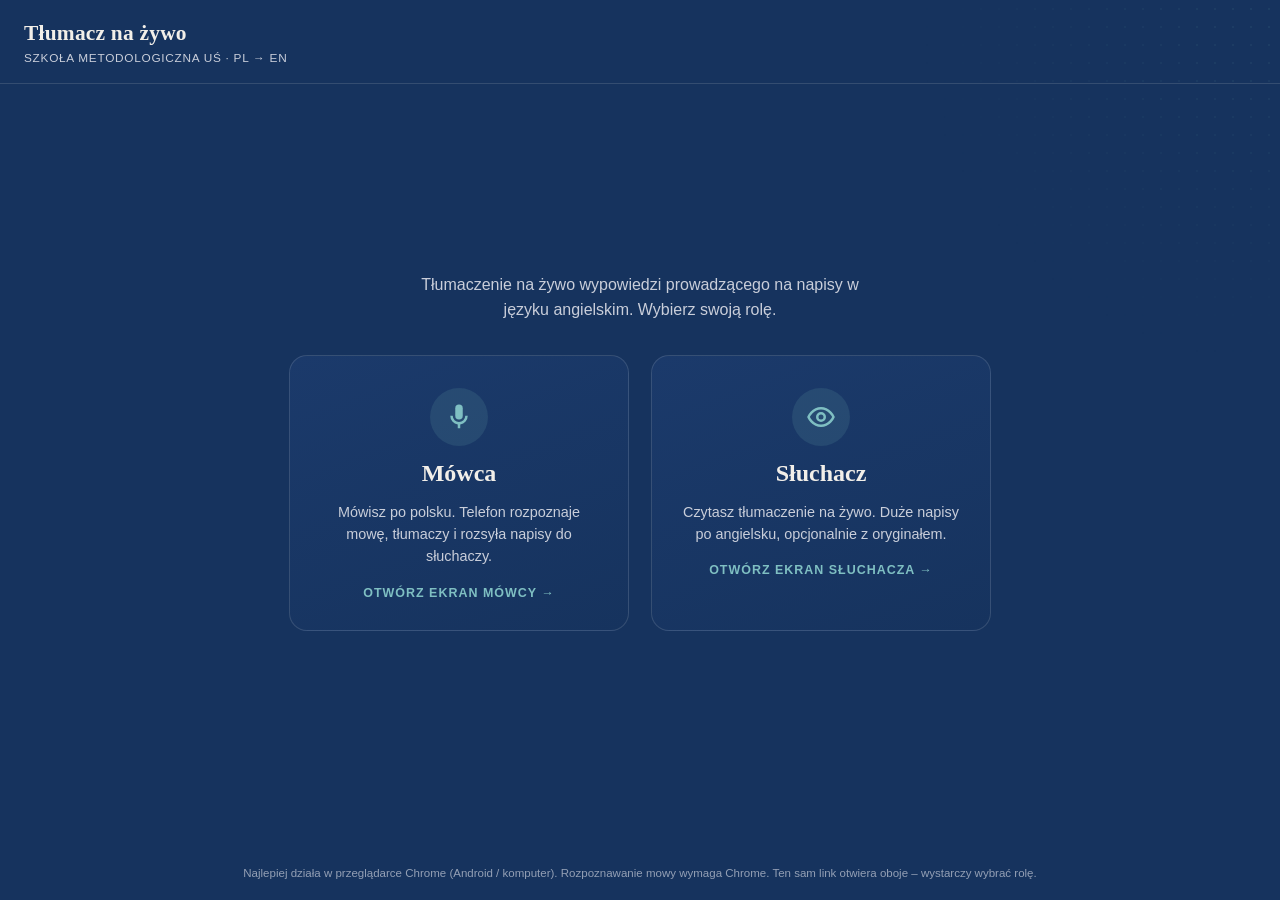
<file: index.html>
<!DOCTYPE html>
<html lang="pl">
<head>
<meta charset="UTF-8">
<meta name="viewport" content="width=device-width, initial-scale=1.0">
<title>Tłumacz na żywo – Szkoła Metodologiczna UŚ</title>
<link rel="stylesheet" href="css/style.css">
</head>
<body>
  <header>
    <div class="brand">
      <h1>Tłumacz na żywo</h1>
      <p>Szkoła Metodologiczna&nbsp;UŚ&nbsp;·&nbsp;PL → EN</p>
    </div>
  </header>

  <div class="role-wrap">
    <p class="lede">
      Tłumaczenie na żywo wypowiedzi prowadzącego na napisy w języku angielskim.
      Wybierz swoją rolę.
    </p>

    <div class="role-cards">
      <a class="role-card" href="speaker.html">
        <div class="icon">
          <svg viewBox="0 0 24 24" fill="currentColor"><path d="M12 14a3 3 0 0 0 3-3V5a3 3 0 0 0-6 0v6a3 3 0 0 0 3 3z"/><path d="M17 11a5 5 0 0 1-10 0H5a7 7 0 0 0 6 6.92V21h2v-3.08A7 7 0 0 0 19 11h-2z"/></svg>
        </div>
        <h2>Mówca</h2>
        <p>Mówisz po polsku. Telefon rozpoznaje mowę, tłumaczy i rozsyła napisy do słuchaczy.</p>
        <span class="cta">Otwórz ekran mówcy →</span>
      </a>

      <a class="role-card" href="listener.html">
        <div class="icon">
          <svg viewBox="0 0 24 24" fill="none" stroke="currentColor" stroke-width="2" stroke-linecap="round" stroke-linejoin="round"><path d="M2 12s3-7 10-7 10 7 10 7-3 7-10 7-10-7-10-7z"/><circle cx="12" cy="12" r="3"/></svg>
        </div>
        <h2>Słuchacz</h2>
        <p>Czytasz tłumaczenie na żywo. Duże napisy po angielsku, opcjonalnie z oryginałem.</p>
        <span class="cta">Otwórz ekran słuchacza →</span>
      </a>
    </div>

    <div id="configWarn"></div>
  </div>

  <p class="hint">
    Najlepiej działa w przeglądarce Chrome (Android / komputer). Rozpoznawanie mowy
    wymaga Chrome. Ten sam link otwiera oboje – wystarczy wybrać rolę.
  </p>

  <script src="js/config.js"></script>
  <script>
    // Dyskretne ostrzeżenie, jeśli klucze Supabase nie zostały jeszcze wklejone.
    (function () {
      var c = window.APP_CONFIG || {};
      var notSet = !c.SUPABASE_URL || c.SUPABASE_URL.indexOf('TWOJ_') === 0 ||
                   !c.SUPABASE_ANON_KEY || c.SUPABASE_ANON_KEY.indexOf('TWOJ_') === 0;
      if (notSet) {
        document.getElementById('configWarn').innerHTML =
          '<div class="config-warn">⚠ Klucze Supabase nie są jeszcze ustawione. ' +
          'Otwórz <b>js/config.js</b> i wklej <b>SUPABASE_URL</b> oraz ' +
          '<b>SUPABASE_ANON_KEY</b> z panelu Supabase. Bez nich tłumaczenie nie ' +
          'dotrze do słuchaczy.</div>';
      }
    })();
  </script>
</body>
</html>
</file>
<file: css/style.css>
/* =============================================================================
   Tłumacz na żywo – wspólny motyw Szkoły Metodologicznej UŚ
   Granat / krem / teal (sekcja 4 specyfikacji).
   ============================================================================= */

:root {
  --navy-deep: #16335E;
  --navy: #1B3A6B;
  --navy-soft: #24477E;
  --cream: #F2EFE9;
  --cream-dim: #C9CEDA;
  --teal: #6BA5A8;
  --teal-bright: #7FBFC2;
  --amber: #D8A24A;
  --line: rgba(242, 239, 233, 0.14);

  --green-ok: #6FBF8E;
  --red-off: #D77A6B;

  --serif: 'Georgia', 'Times New Roman', serif;
  --sans: 'Helvetica Neue', Arial, sans-serif;
}

* { margin: 0; padding: 0; box-sizing: border-box; }

html, body { height: 100%; }

body {
  font-family: var(--serif);
  background: var(--navy-deep);
  color: var(--cream);
  min-height: 100vh;
  display: flex;
  flex-direction: column;
  -webkit-font-smoothing: antialiased;
}

/* Dotted texture – nod to the school graphic (subtle, top-right) */
body::before {
  content: "";
  position: fixed;
  top: 0; right: 0;
  width: 40vw; height: 40vw;
  max-width: 380px; max-height: 380px;
  background-image: radial-gradient(var(--teal) 1.4px, transparent 1.5px);
  background-size: 18px 18px;
  opacity: 0.10;
  pointer-events: none;
  z-index: 0;
  -webkit-mask-image: radial-gradient(circle at top right, black 0%, transparent 70%);
  mask-image: radial-gradient(circle at top right, black 0%, transparent 70%);
}

/* keep content above the texture */
header, main, footer, .role-wrap { position: relative; z-index: 1; }

/* ---------- Header / brand ---------- */
header {
  padding: 22px 24px 18px;
  border-bottom: 1px solid var(--line);
  display: flex;
  align-items: flex-end;
  justify-content: space-between;
  gap: 16px;
  flex-wrap: wrap;
}
.brand h1 {
  font-size: 1.34rem;
  font-weight: 700;
  letter-spacing: 0.01em;
  line-height: 1.1;
}
.brand p {
  font-family: var(--sans);
  font-size: 0.74rem;
  letter-spacing: 0.06em;
  text-transform: uppercase;
  color: var(--cream-dim);
  margin-top: 5px;
}

/* ---------- Connection status dot (shared) ---------- */
.conn {
  font-family: var(--sans);
  font-size: 0.74rem;
  letter-spacing: 0.04em;
  color: var(--cream-dim);
  display: inline-flex;
  align-items: center;
  gap: 8px;
}
.conn .dot {
  width: 9px; height: 9px; border-radius: 50%;
  background: var(--cream-dim);
  transition: background 0.2s, box-shadow 0.2s;
}
.conn.ok    .dot { background: var(--green-ok); }
.conn.off   .dot { background: var(--red-off); }
.conn.retry .dot {
  background: var(--amber);
  animation: pulse 1.2s infinite;
}
@keyframes pulse {
  0%   { box-shadow: 0 0 0 0 rgba(216,162,74,0.55); }
  70%  { box-shadow: 0 0 0 8px rgba(216,162,74,0); }
  100% { box-shadow: 0 0 0 0 rgba(216,162,74,0); }
}

/* ---------- Buttons ---------- */
.btn {
  font-family: var(--sans);
  font-size: 0.92rem;
  font-weight: 700;
  letter-spacing: 0.04em;
  border: none;
  border-radius: 999px;
  padding: 15px 30px;
  cursor: pointer;
  background: var(--teal);
  color: var(--navy-deep);
  transition: transform 0.12s ease, background 0.2s ease;
  display: inline-flex;
  align-items: center;
  justify-content: center;
  gap: 10px;
  text-decoration: none;
}
.btn:hover { transform: translateY(-1px); }
.btn.on { background: var(--amber); }
.btn.ghost {
  background: transparent;
  border: 1px solid var(--teal);
  color: var(--teal-bright);
}
.btn svg { width: 18px; height: 18px; }

/* ---------- Pill toggle group (Lower/Higher etc.) ---------- */
.toggle-group {
  font-family: var(--sans);
  display: inline-flex;
  align-items: center;
  background: rgba(0,0,0,0.22);
  border: 1px solid var(--line);
  border-radius: 999px;
  padding: 3px;
}
.toggle-group button {
  font-family: inherit;
  font-size: 0.72rem;
  letter-spacing: 0.04em;
  text-transform: uppercase;
  border: none;
  background: transparent;
  color: var(--cream-dim);
  padding: 7px 14px;
  border-radius: 999px;
  cursor: pointer;
  transition: all 0.18s ease;
  white-space: nowrap;
}
.toggle-group button.active {
  background: var(--teal);
  color: var(--navy-deep);
  font-weight: 700;
}

/* =============================================================================
   index.html – wybór roli
   ============================================================================= */
.role-wrap {
  flex: 1;
  display: flex;
  flex-direction: column;
  align-items: center;
  justify-content: center;
  text-align: center;
  padding: 32px 24px 64px;
  gap: 14px;
}
.role-wrap .lede {
  font-family: var(--sans);
  color: var(--cream-dim);
  font-size: 1rem;
  line-height: 1.6;
  max-width: 30rem;
  margin-bottom: 18px;
}
.role-cards {
  display: flex;
  gap: 22px;
  flex-wrap: wrap;
  justify-content: center;
  width: 100%;
  max-width: 760px;
}
.role-card {
  flex: 1 1 280px;
  max-width: 340px;
  background: linear-gradient(160deg, var(--navy) 0%, var(--navy-deep) 100%);
  border: 1px solid var(--line);
  border-radius: 18px;
  padding: 32px 28px 30px;
  text-decoration: none;
  color: var(--cream);
  display: flex;
  flex-direction: column;
  align-items: center;
  gap: 14px;
  transition: transform 0.15s ease, border-color 0.2s ease;
}
.role-card:hover {
  transform: translateY(-3px);
  border-color: var(--teal);
}
.role-card .icon {
  width: 58px; height: 58px;
  border-radius: 50%;
  background: rgba(107,165,168,0.16);
  display: flex; align-items: center; justify-content: center;
  color: var(--teal-bright);
}
.role-card .icon svg { width: 30px; height: 30px; }
.role-card h2 { font-size: 1.5rem; font-weight: 700; }
.role-card p {
  font-family: var(--sans);
  font-size: 0.9rem;
  color: var(--cream-dim);
  line-height: 1.55;
}
.role-card .cta {
  font-family: var(--sans);
  font-size: 0.78rem;
  letter-spacing: 0.08em;
  text-transform: uppercase;
  color: var(--teal-bright);
  font-weight: 700;
  margin-top: 4px;
}

/* ---------- Generic footer hint ---------- */
.hint {
  font-family: var(--sans);
  font-size: 0.72rem;
  color: var(--cream-dim);
  opacity: 0.7;
  padding: 0 24px 18px;
  line-height: 1.5;
  text-align: center;
}

/* ---------- Config warning banner ---------- */
.config-warn {
  font-family: var(--sans);
  background: rgba(216,162,74,0.14);
  border: 1px solid var(--amber);
  color: var(--amber);
  border-radius: 10px;
  padding: 12px 16px;
  font-size: 0.82rem;
  line-height: 1.5;
  max-width: 36rem;
  margin: 0 auto;
}

/* =============================================================================
   listener.html – widok teleprompter
   ============================================================================= */
.tele-header {
  padding: 14px 22px;
  display: flex;
  align-items: center;
  justify-content: space-between;
  gap: 14px;
  border-bottom: 1px solid var(--line);
}
.tele-header .brand h1 { font-size: 1.05rem; }
.tele-header .controls { display: flex; align-items: center; gap: 14px; }

.tele-main {
  flex: 1;
  display: flex;
  flex-direction: column;
  justify-content: flex-end;   /* newest text anchored toward the bottom */
  align-items: stretch;
  padding: 4vh 5vw 6vh;
  overflow: hidden;
  min-height: 0;
}

/* Each sentence block. Newest is biggest/brightest; older are dimmed. */
.tele-line {
  font-family: var(--sans);
  font-weight: 500;
  line-height: 1.22;
  letter-spacing: 0.005em;
  margin-top: 0.5em;
  transition: opacity 0.6s ease, transform 0.6s ease, color 0.6s ease;
  text-wrap: balance;
}
.tele-line .pl {
  display: block;
  font-size: 0.5em;
  color: var(--teal-bright);
  opacity: 0.85;
  margin-top: 0.28em;
  font-style: italic;
  font-weight: 400;
}
.tele-line.show-pl .pl { display: block; }
.tele-line .pl.hidden { display: none; }

/* newest */
.tele-line.s0 {
  font-size: clamp(2rem, 6.5vw, 5rem);
  color: #ffffff;
  opacity: 1;
}
/* previous */
.tele-line.s1 {
  font-size: clamp(1.5rem, 4.5vw, 3.4rem);
  color: var(--cream);
  opacity: 0.62;
}
/* oldest visible */
.tele-line.s2 {
  font-size: clamp(1.15rem, 3.4vw, 2.5rem);
  color: var(--cream-dim);
  opacity: 0.34;
}
/* fading out (beyond MAX_SENTENCES) */
.tele-line.out {
  opacity: 0;
  transform: translateY(-10px);
}
/* entering */
.tele-line.enter { opacity: 0; transform: translateY(14px); }

/* visual gap between paragraphs after a long silence */
.tele-line.new-para { margin-top: 1.6em; }

.tele-idle {
  font-family: var(--sans);
  color: var(--cream-dim);
  opacity: 0.6;
  font-size: clamp(1.1rem, 3vw, 1.8rem);
  text-align: center;
  line-height: 1.5;
  margin: auto;
}

/* =============================================================================
   speaker.html – panel mówcy
   ============================================================================= */
main.speaker {
  flex: 1;
  display: flex;
  flex-direction: column;
  padding: 20px 24px;
  gap: 16px;
  overflow: hidden;
}

.panel-label {
  font-family: var(--sans);
  font-size: 0.7rem;
  letter-spacing: 0.14em;
  text-transform: uppercase;
  color: var(--teal-bright);
  margin-bottom: 8px;
  display: flex;
  align-items: center;
  gap: 8px;
}
.panel-label .dot {
  width: 7px; height: 7px; border-radius: 50%;
  background: var(--cream-dim);
  transition: background 0.2s, box-shadow 0.2s;
}
body.listening .panel-label.live .dot {
  background: var(--amber);
  animation: pulse 1.4s infinite;
}

.source {
  background: rgba(0,0,0,0.18);
  border: 1px solid var(--line);
  border-radius: 12px;
  padding: 16px 18px;
  min-height: 84px;
  max-height: 22vh;
  overflow-y: auto;
  font-size: 1.04rem;
  line-height: 1.5;
  color: var(--cream-dim);
}
.source .interim { color: rgba(201,206,218,0.55); font-style: italic; }
.source .buffering { color: var(--amber); font-style: italic; }

.output-wrap { flex: 1; display: flex; flex-direction: column; min-height: 0; }
.output {
  flex: 1;
  background: linear-gradient(160deg, var(--navy) 0%, var(--navy-deep) 100%);
  border: 1px solid var(--line);
  border-radius: 16px;
  padding: 24px 28px;
  overflow-y: auto;
  font-size: clamp(1.4rem, 3.6vw, 2.2rem);
  line-height: 1.34;
  scroll-behavior: smooth;
}
.output .seg { margin-bottom: 0.55em; opacity: 0; animation: rise 0.45s ease forwards; }
.output .seg:last-child { color: #fff; }
@keyframes rise { from { opacity: 0; transform: translateY(6px); } to { opacity: 1; transform: translateY(0); } }
.output .seg .pending { color: var(--teal-bright); font-style: italic; font-size: 0.7em; opacity: 0.8; }
/* fallback to PL (everything else failed) – discreet, greyed, with a dot marker */
.output .seg.fallback-pl {
  color: var(--cream-dim);
  opacity: 0.75;
  font-style: italic;
}
.output .seg.fallback-pl::before {
  content: "• ";
  color: var(--amber);
}

.placeholder {
  font-family: var(--sans);
  color: var(--cream-dim);
  font-size: 0.96rem;
  line-height: 1.6;
  opacity: 0.7;
}

/* ---------- Speaker status panel ---------- */
.status-panel {
  display: flex;
  flex-wrap: wrap;
  gap: 8px 18px;
  font-family: var(--sans);
  font-size: 0.76rem;
  color: var(--cream-dim);
  background: rgba(0,0,0,0.16);
  border: 1px solid var(--line);
  border-radius: 12px;
  padding: 12px 16px;
}
.status-panel .stat { display: inline-flex; align-items: center; gap: 6px; }
.status-panel .stat b {
  color: var(--cream);
  font-weight: 700;
}
.status-panel .stat .val.src-lingva,
.status-panel .stat .val.src-mymemory { color: var(--teal-bright); }
.status-panel .stat .val.src-higher { color: var(--amber); }
.status-panel .stat .val.src-pl { color: var(--red-off); }
.status-panel .stat .val.warn { color: var(--amber); }

/* ---------- Speaker footer ---------- */
footer.speaker {
  padding: 14px 24px 22px;
  display: flex;
  align-items: center;
  gap: 14px;
  flex-wrap: wrap;
  border-top: 1px solid var(--line);
}
.api-key-row {
  flex: 1;
  min-width: 220px;
  display: none;
  align-items: center;
  gap: 8px;
}
.api-key-row.show { display: flex; }
.api-key-row input {
  flex: 1;
  font-family: var(--sans);
  font-size: 0.82rem;
  background: rgba(0,0,0,0.25);
  border: 1px solid var(--line);
  border-radius: 8px;
  padding: 11px 13px;
  color: var(--cream);
}
.api-key-row input::placeholder { color: rgba(201,206,218,0.5); }

.status-msg {
  font-family: var(--sans);
  font-size: 0.78rem;
  color: var(--cream-dim);
  margin-left: auto;
}
.status-msg.err { color: var(--amber); }

::-webkit-scrollbar { width: 8px; }
::-webkit-scrollbar-thumb { background: rgba(242,239,233,0.16); border-radius: 8px; }
::-webkit-scrollbar-track { background: transparent; }
</file>
